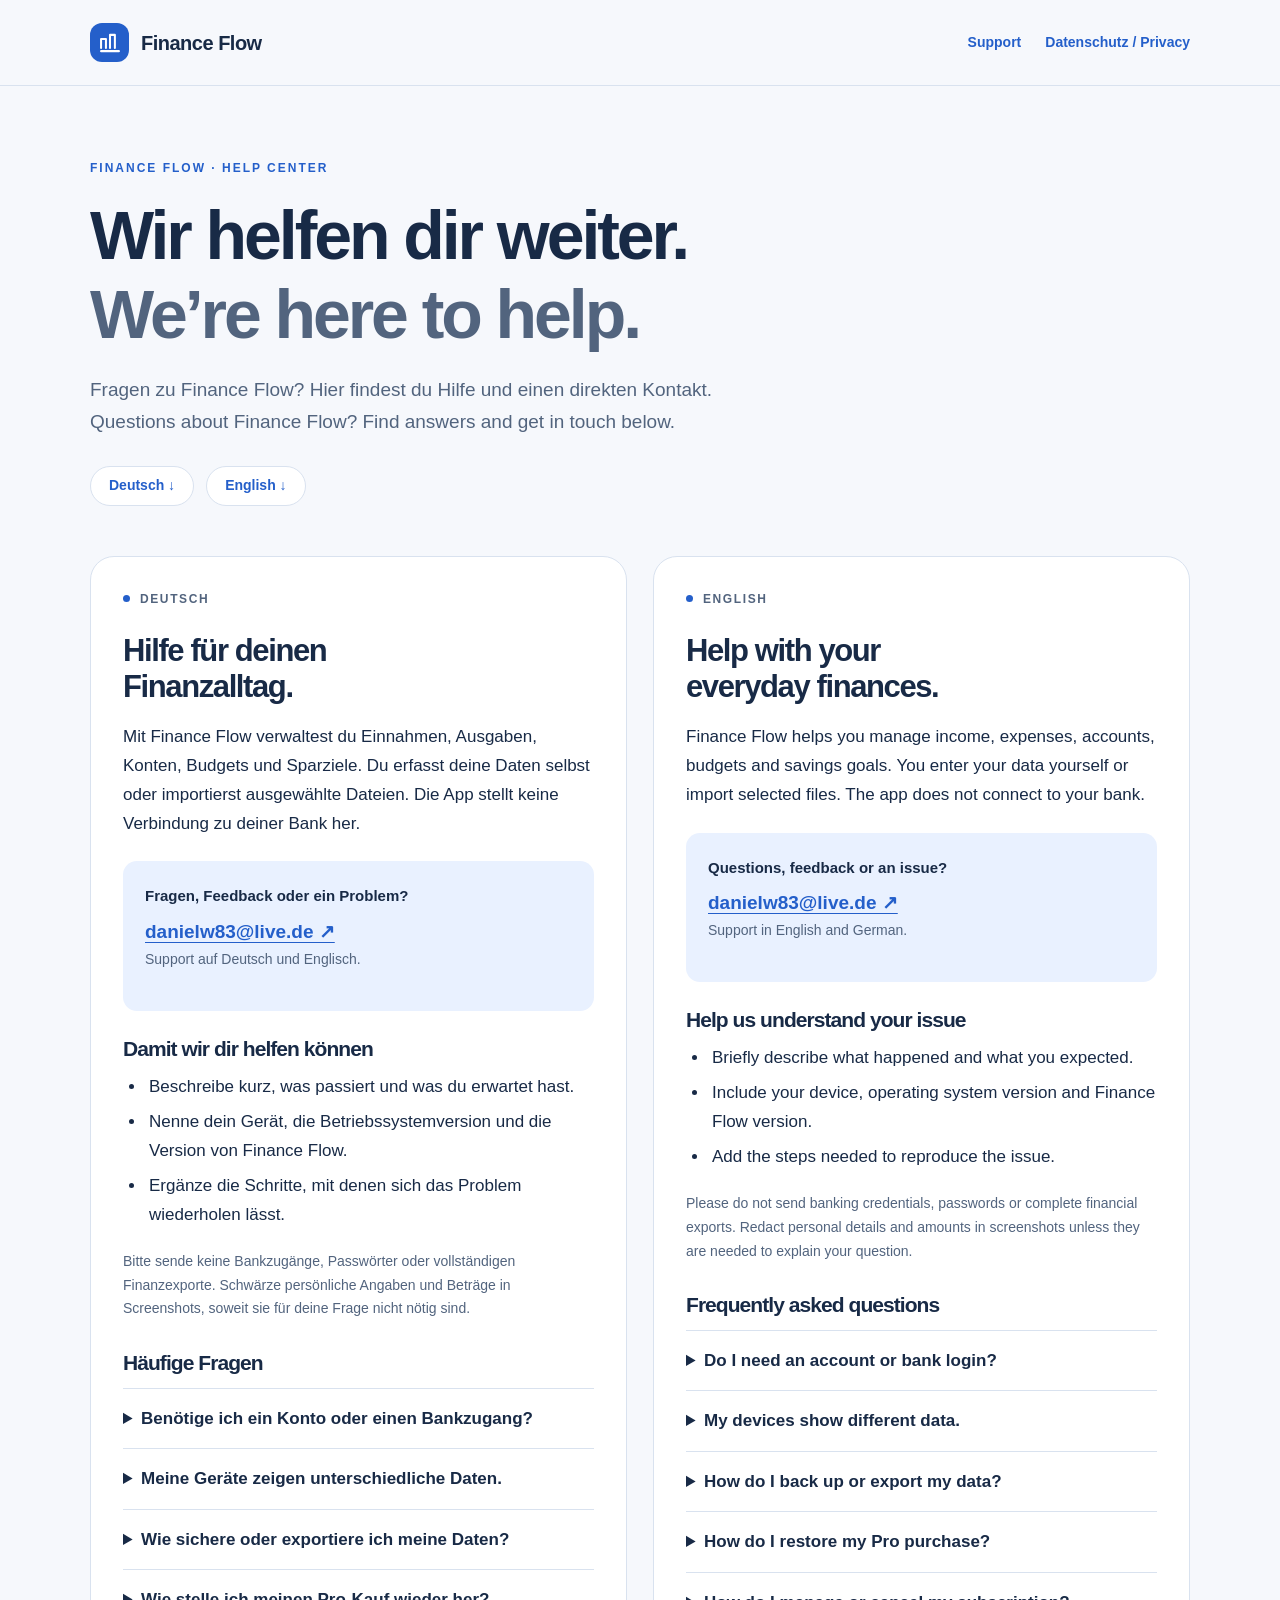
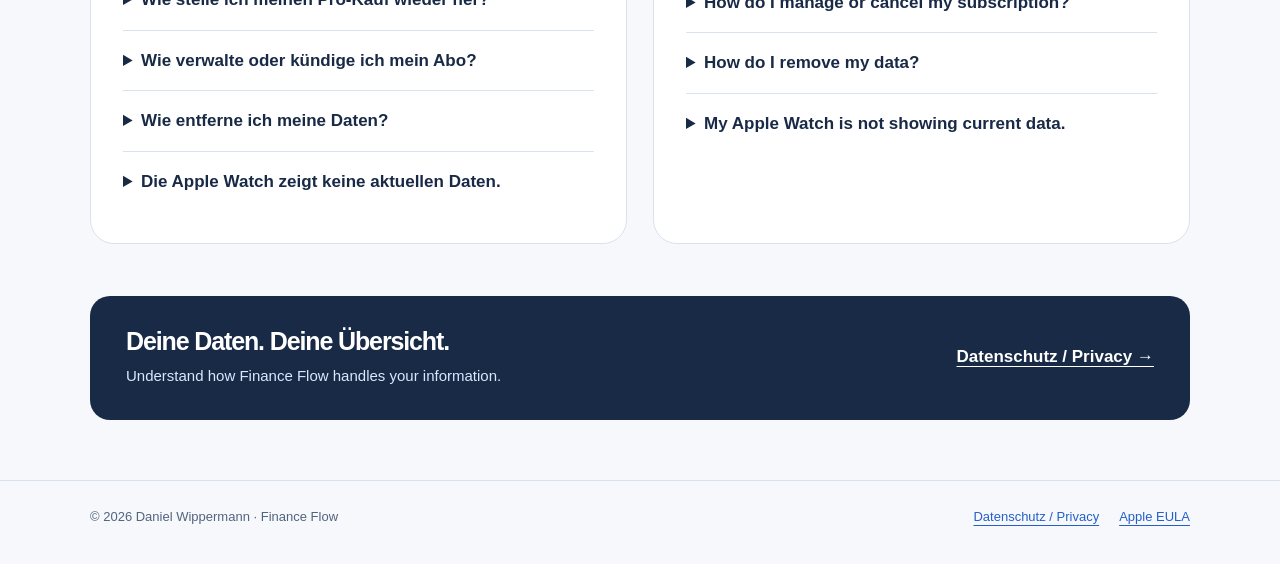
<file: index.html>
<!doctype html>
<html lang="de">
<head>
  <meta charset="utf-8">
  <meta name="viewport" content="width=device-width,initial-scale=1">
  <meta name="description" content="Finance Flow Support: Hilfe, Kontakt und Datenschutz auf Deutsch und Englisch. Help, contact and privacy information in German and English.">
  <meta name="theme-color" content="#245fca">
  <title>Finance Flow · Support & Hilfe</title>
  <link rel="stylesheet" href="styles.css">
</head>
<body id="top">
<a class="skip" href="#main">Zum Inhalt / Skip to content</a>
<header class="site-header"><div class="wrap header-inner">
  <a class="brand" href="index.html" aria-label="Finance Flow – Support"><span class="mark" aria-hidden="true"><svg viewBox="0 0 32 32" fill="none"><path d="M5 22V11h6v11m5 0V6h6v16m-17 4h22" stroke="currentColor" stroke-width="2.5" stroke-linecap="round" stroke-linejoin="round"/></svg></span>Finance Flow</a>
  <nav class="header-links" aria-label="Hauptnavigation / Main navigation"><a href="index.html" aria-current="page">Support</a><a href="privacy.html">Datenschutz / Privacy</a></nav>
</div></header>
<main id="main" class="wrap">
  <section class="hero" aria-labelledby="title"><p class="eyebrow">Finance Flow · Help Center</p>
    <h1 id="title">Wir helfen dir weiter.<br><span lang="en">We’re here to help.</span></h1>
    <p class="intro">Fragen zu Finance Flow? Hier findest du Hilfe und einen direkten Kontakt.<br><span lang="en">Questions about Finance Flow? Find answers and get in touch below.</span></p>
    <nav class="jump" aria-label="Sprache / Language"><a class="pill" href="#de" lang="de">Deutsch ↓</a><a class="pill" href="#en" lang="en">English ↓</a></nav>
  </section>
  <div class="language-grid">
    <section id="de" class="support-card" lang="de" aria-labelledby="de-title">
      <p class="language-label"><span class="dot" aria-hidden="true"></span>Deutsch</p>
      <h2 id="de-title">Hilfe für deinen<br>Finanzalltag.</h2>
      <p>Mit Finance Flow verwaltest du Einnahmen, Ausgaben, Konten, Budgets und Sparziele. Du erfasst deine Daten selbst oder importierst ausgewählte Dateien. Die App stellt keine Verbindung zu deiner Bank her.</p>
      <div class="contact"><strong>Fragen, Feedback oder ein Problem?</strong><a class="email" href="mailto:danielw83@live.de?subject=Finance%20Flow%20Support">danielw83@live.de ↗</a><p class="hint">Support auf Deutsch und Englisch.</p></div>
      <h3>Damit wir dir helfen können</h3>
      <ul><li>Beschreibe kurz, was passiert und was du erwartet hast.</li><li>Nenne dein Gerät, die Betriebssystemversion und die Version von Finance Flow.</li><li>Ergänze die Schritte, mit denen sich das Problem wiederholen lässt.</li></ul>
      <p class="hint">Bitte sende keine Bankzugänge, Passwörter oder vollständigen Finanzexporte. Schwärze persönliche Angaben und Beträge in Screenshots, soweit sie für deine Frage nicht nötig sind.</p>
      <div class="faq"><h3>Häufige Fragen</h3>
        <details><summary>Benötige ich ein Konto oder einen Bankzugang?</summary><p>Du brauchst kein separates Finance-Flow-Konto und hinterlegst keine Bankzugangsdaten. Für iCloud-Synchronisierung und App-Store-Käufe gelten die jeweiligen Voraussetzungen deines Apple Accounts.</p></details>
        <details><summary>Meine Geräte zeigen unterschiedliche Daten.</summary><p>Prüfe, ob du auf beiden Geräten denselben Apple Account für iCloud nutzt und iCloud für Finance Flow verfügbar ist. Prüfe außerdem Internetverbindung und freien Speicher. Öffne die App auf beiden Geräten und gib der Synchronisierung etwas Zeit. Sichere wichtige Daten vor einer Neuinstallation.</p></details>
        <details><summary>Wie sichere oder exportiere ich meine Daten?</summary><p>Öffne in Finance Flow die Einstellungen und „Import &amp; Export“. Dort kannst du Transaktionen als CSV oder ein Backup als JSON exportieren. Bewahre die Dateien geschützt auf: Sie können deine Finanzdaten im Klartext enthalten.</p></details>
        <details><summary>Wie stelle ich meinen Pro-Kauf wieder her?</summary><p>Öffne „Finance Flow Pro“ in den Einstellungen und nutze „Käufe wiederherstellen“. Verwende denselben Apple Account, mit dem du den Kauf getätigt hast.</p></details>
        <details><summary>Wie verwalte oder kündige ich mein Abo?</summary><p>Abonnements werden über Apple verwaltet. Nutze die <a href="https://apps.apple.com/account/subscriptions">Aboverwaltung deines Apple Accounts</a>. Das Löschen der App kündigt kein Abonnement. Ein Lifetime-Kauf ist kein Abonnement.</p></details>
        <details><summary>Wie entferne ich meine Daten?</summary><p>Hinweise zu Einzellöschung, iCloud, Backups und verbleibenden Kopien findest du unter <a href="privacy.html#de-retention">Speicherung und Löschung</a>. Schreibe uns, wenn du Unterstützung beim vollständigen Entfernen benötigst.</p></details>
        <details><summary>Die Apple Watch zeigt keine aktuellen Daten.</summary><p>Prüfe, ob die Watch mit deinem iPhone gekoppelt und Finance Flow auf beiden Geräten installiert ist. Öffne auf dem iPhone die Einstellungen von Finance Flow und wähle im Bereich Apple Watch „Neueste Daten an Watch senden“.</p></details>
      </div>
    </section>
    <section id="en" class="support-card" lang="en" aria-labelledby="en-title">
      <p class="language-label"><span class="dot" aria-hidden="true"></span>English</p>
      <h2 id="en-title">Help with your<br>everyday finances.</h2>
      <p>Finance Flow helps you manage income, expenses, accounts, budgets and savings goals. You enter your data yourself or import selected files. The app does not connect to your bank.</p>
      <div class="contact"><strong>Questions, feedback or an issue?</strong><a class="email" href="mailto:danielw83@live.de?subject=Finance%20Flow%20Support">danielw83@live.de ↗</a><p class="hint">Support in English and German.</p></div>
      <h3>Help us understand your issue</h3>
      <ul><li>Briefly describe what happened and what you expected.</li><li>Include your device, operating system version and Finance Flow version.</li><li>Add the steps needed to reproduce the issue.</li></ul>
      <p class="hint">Please do not send banking credentials, passwords or complete financial exports. Redact personal details and amounts in screenshots unless they are needed to explain your question.</p>
      <div class="faq"><h3>Frequently asked questions</h3>
        <details><summary>Do I need an account or bank login?</summary><p>You do not need a separate Finance Flow account and do not provide banking credentials. iCloud sync and App Store purchases are subject to the requirements of your Apple Account.</p></details>
        <details><summary>My devices show different data.</summary><p>Check that both devices use the same Apple Account for iCloud and that iCloud is available for Finance Flow. Also check your internet connection and available storage. Open the app on both devices and allow time for synchronization. Back up important data before reinstalling.</p></details>
        <details><summary>How do I back up or export my data?</summary><p>Open Settings in Finance Flow and select “Import &amp; Export”. You can export transactions as CSV or a backup as JSON. Store these files securely: they may contain your financial data in plain text.</p></details>
        <details><summary>How do I restore my Pro purchase?</summary><p>Open “Finance Flow Pro” in Settings and select “Restore Purchases”. Use the same Apple Account you used for the purchase.</p></details>
        <details><summary>How do I manage or cancel my subscription?</summary><p>Subscriptions are managed by Apple. Open your <a href="https://apps.apple.com/account/subscriptions">Apple Account subscription settings</a>. Deleting the app does not cancel a subscription. A lifetime purchase is not a subscription.</p></details>
        <details><summary>How do I remove my data?</summary><p>For details about deleting individual entries, iCloud, backups and remaining copies, see <a href="privacy.html#en-retention">Storage and deletion</a>. Contact us if you need help removing your data completely.</p></details>
        <details><summary>My Apple Watch is not showing current data.</summary><p>Check that your Watch is paired with your iPhone and that Finance Flow is installed on both devices. On your iPhone, open Finance Flow Settings and select “Send Latest Data to Watch” in the Apple Watch section.</p></details>
      </div>
    </section>
  </div>
  <aside class="privacy-banner"><div><h2>Deine Daten. Deine Übersicht.</h2><p lang="en">Understand how Finance Flow handles your information.</p></div><a href="privacy.html">Datenschutz / Privacy →</a></aside>
</main>
<footer class="footer"><div class="wrap footer-inner"><span>© 2026 Daniel Wippermann · Finance Flow</span><nav aria-label="Weitere Links / More links"><a href="privacy.html">Datenschutz / Privacy</a><a href="https://www.apple.com/legal/internet-services/itunes/dev/stdeula/">Apple EULA</a></nav></div></footer>
</body></html>
</file>
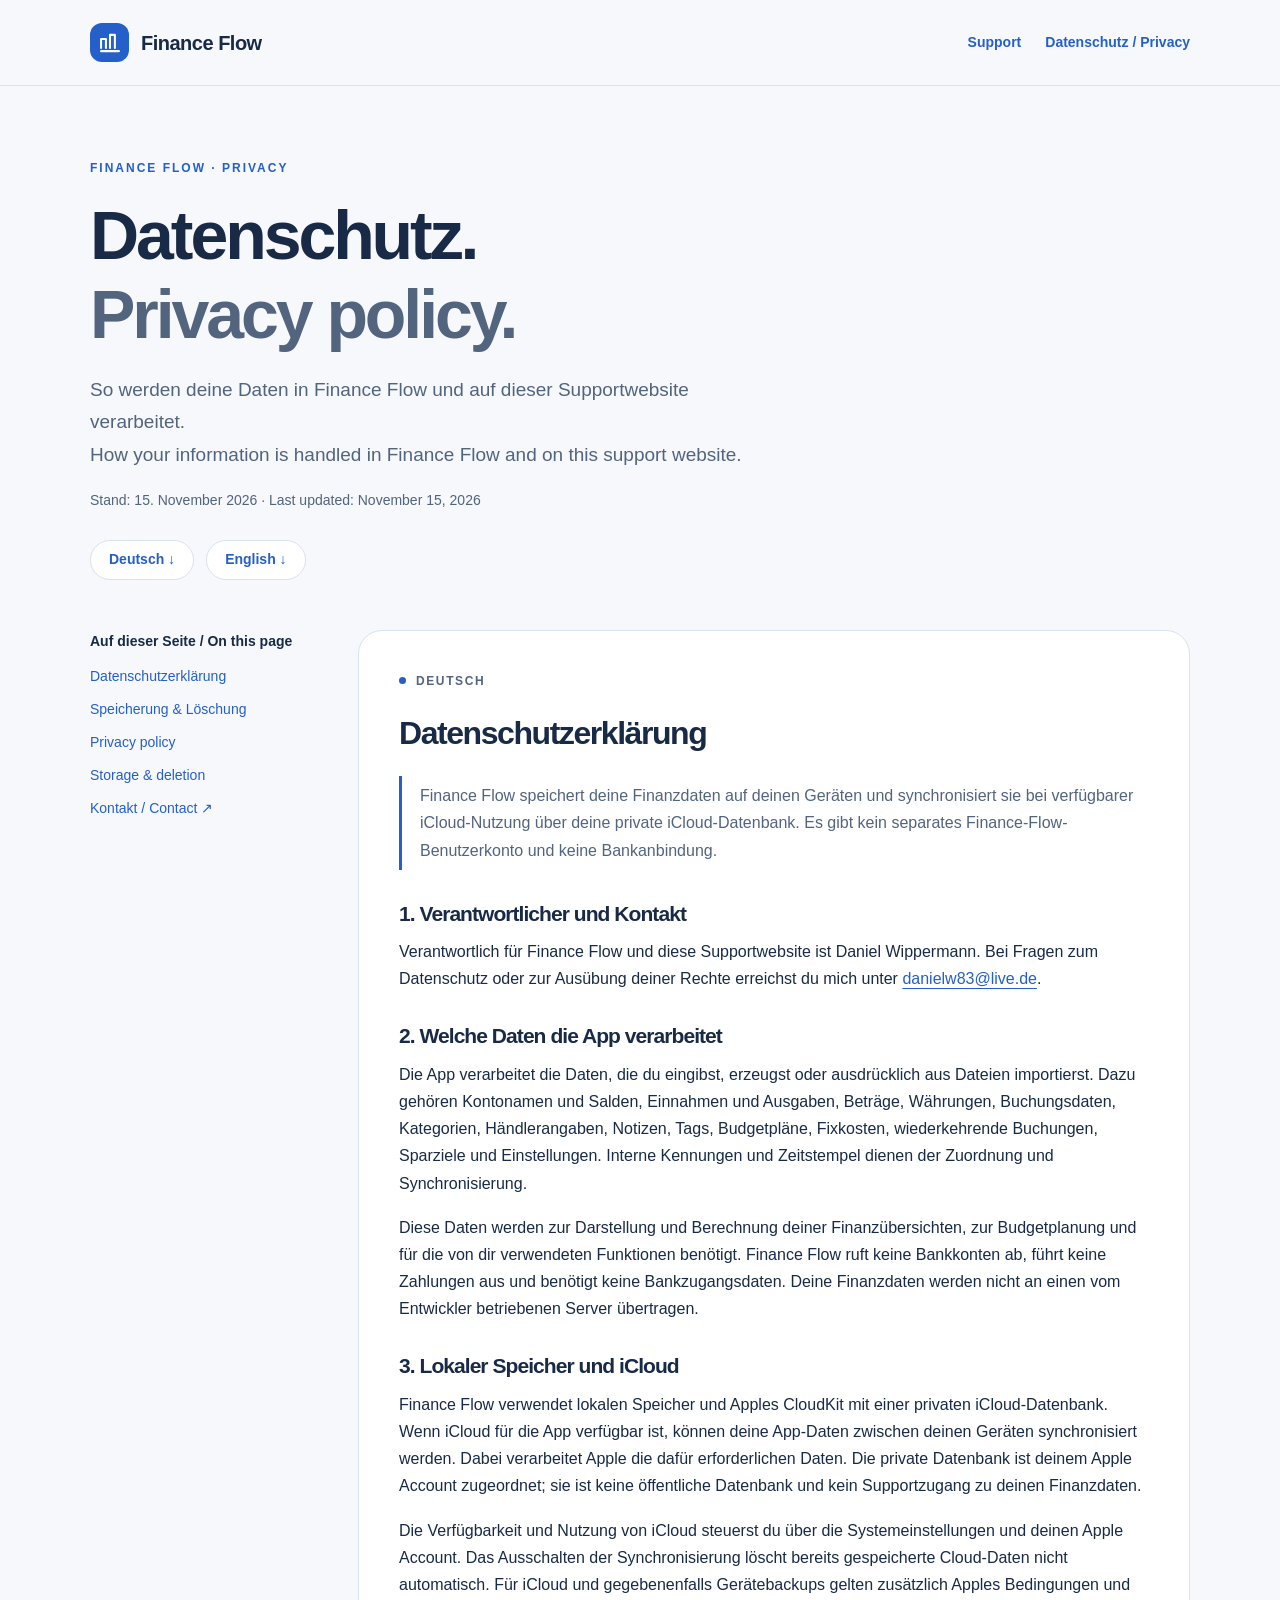
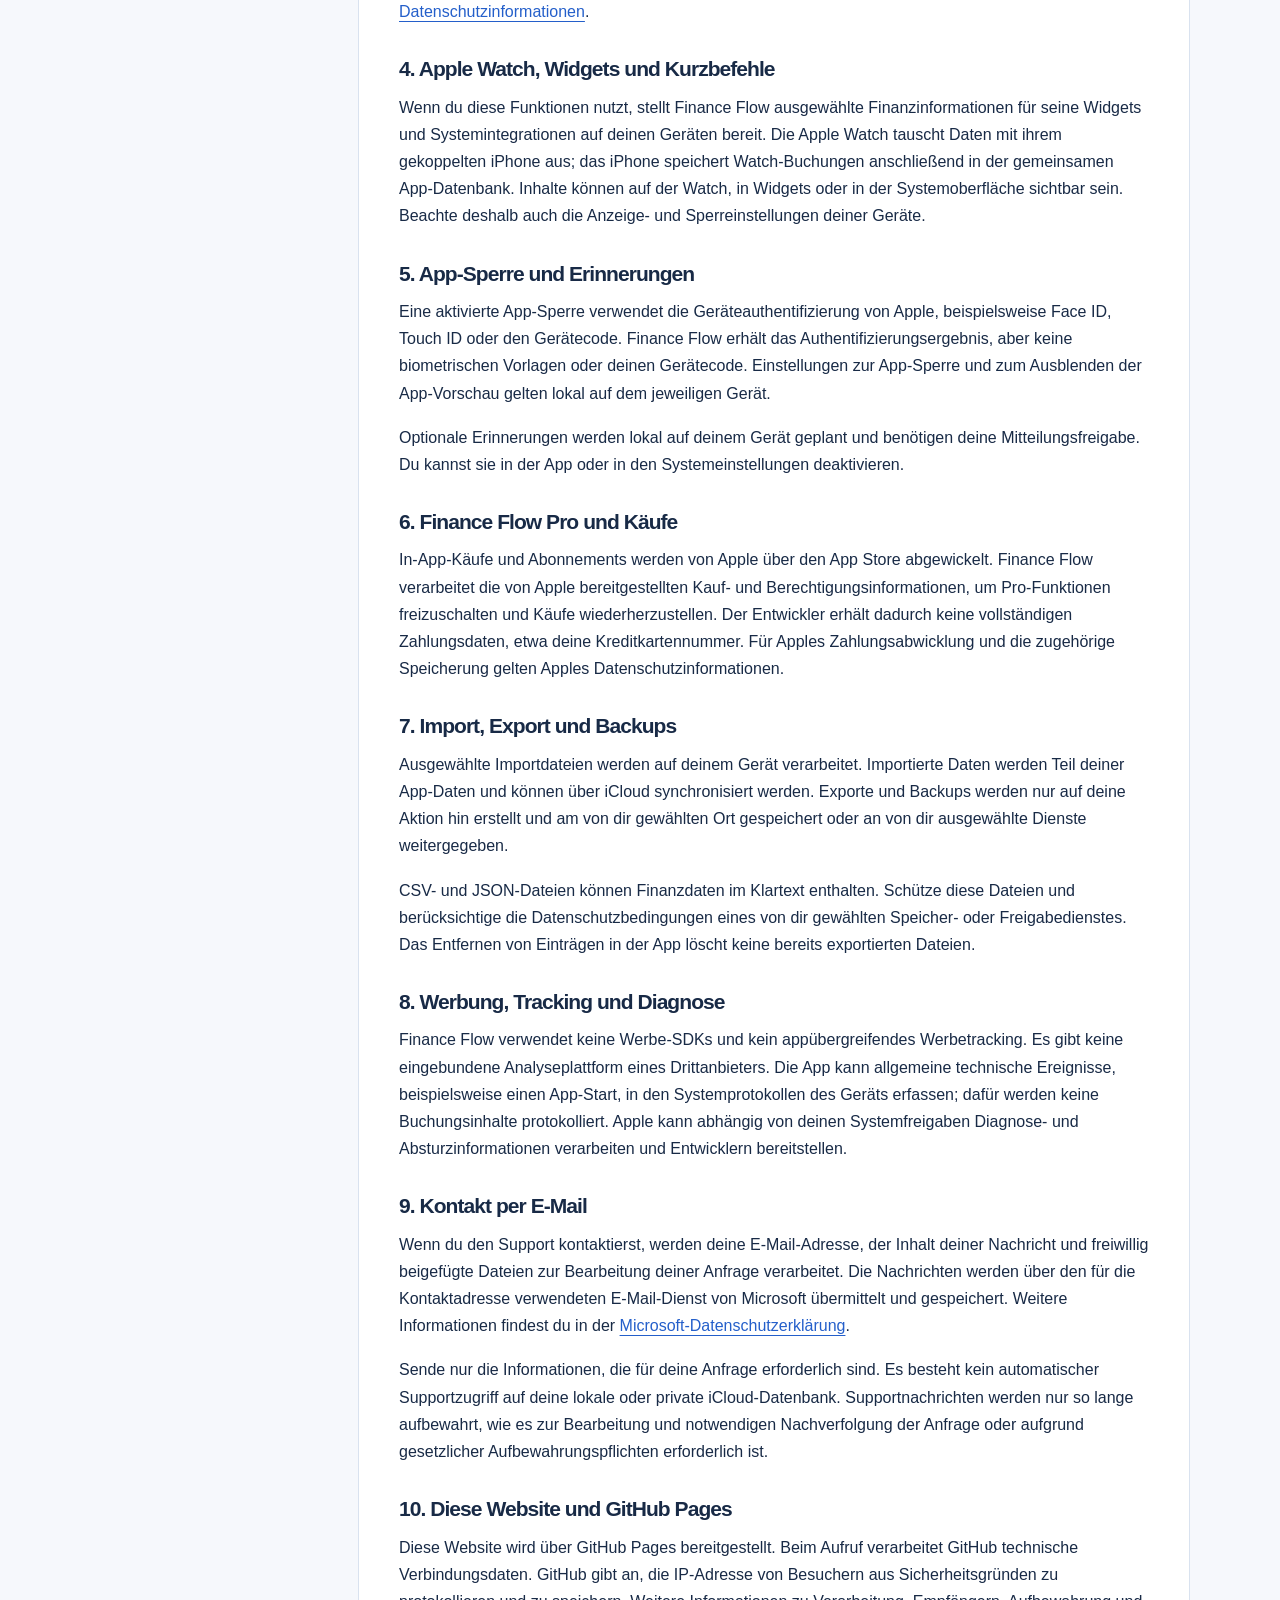
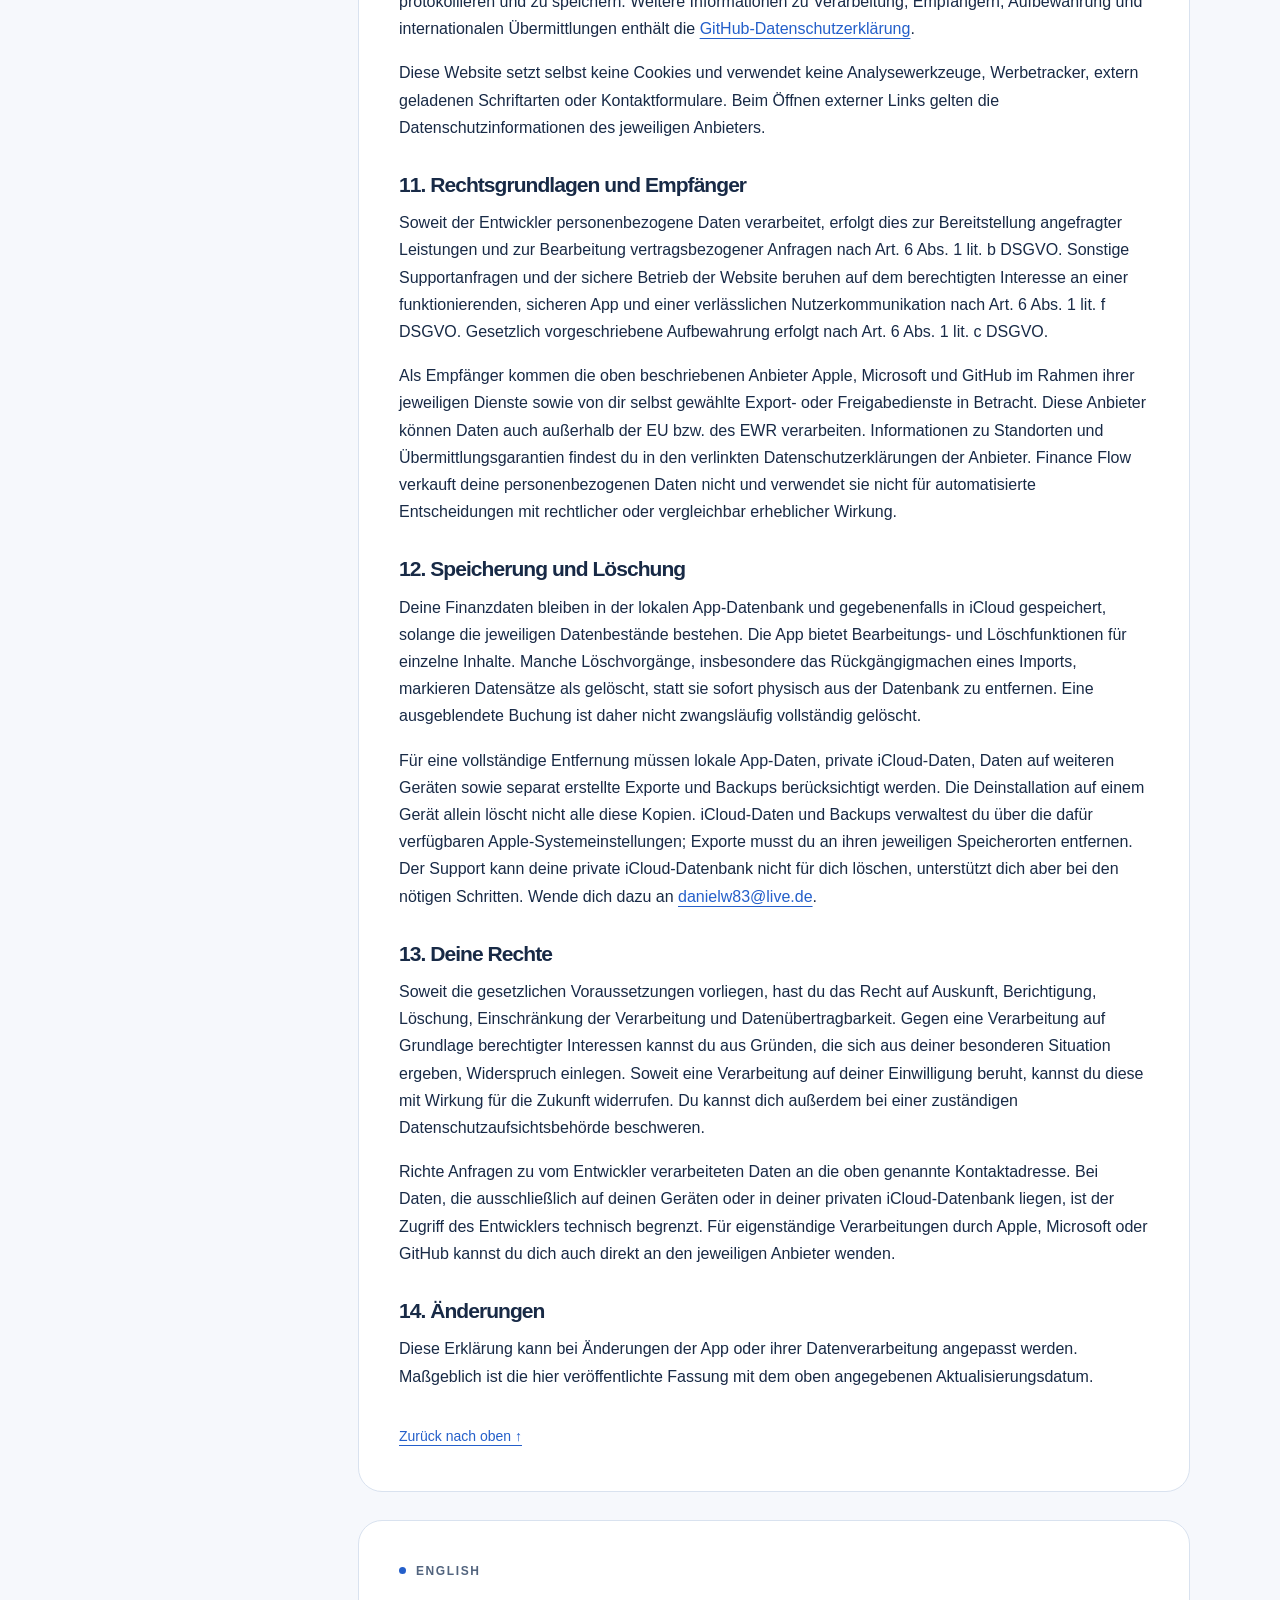
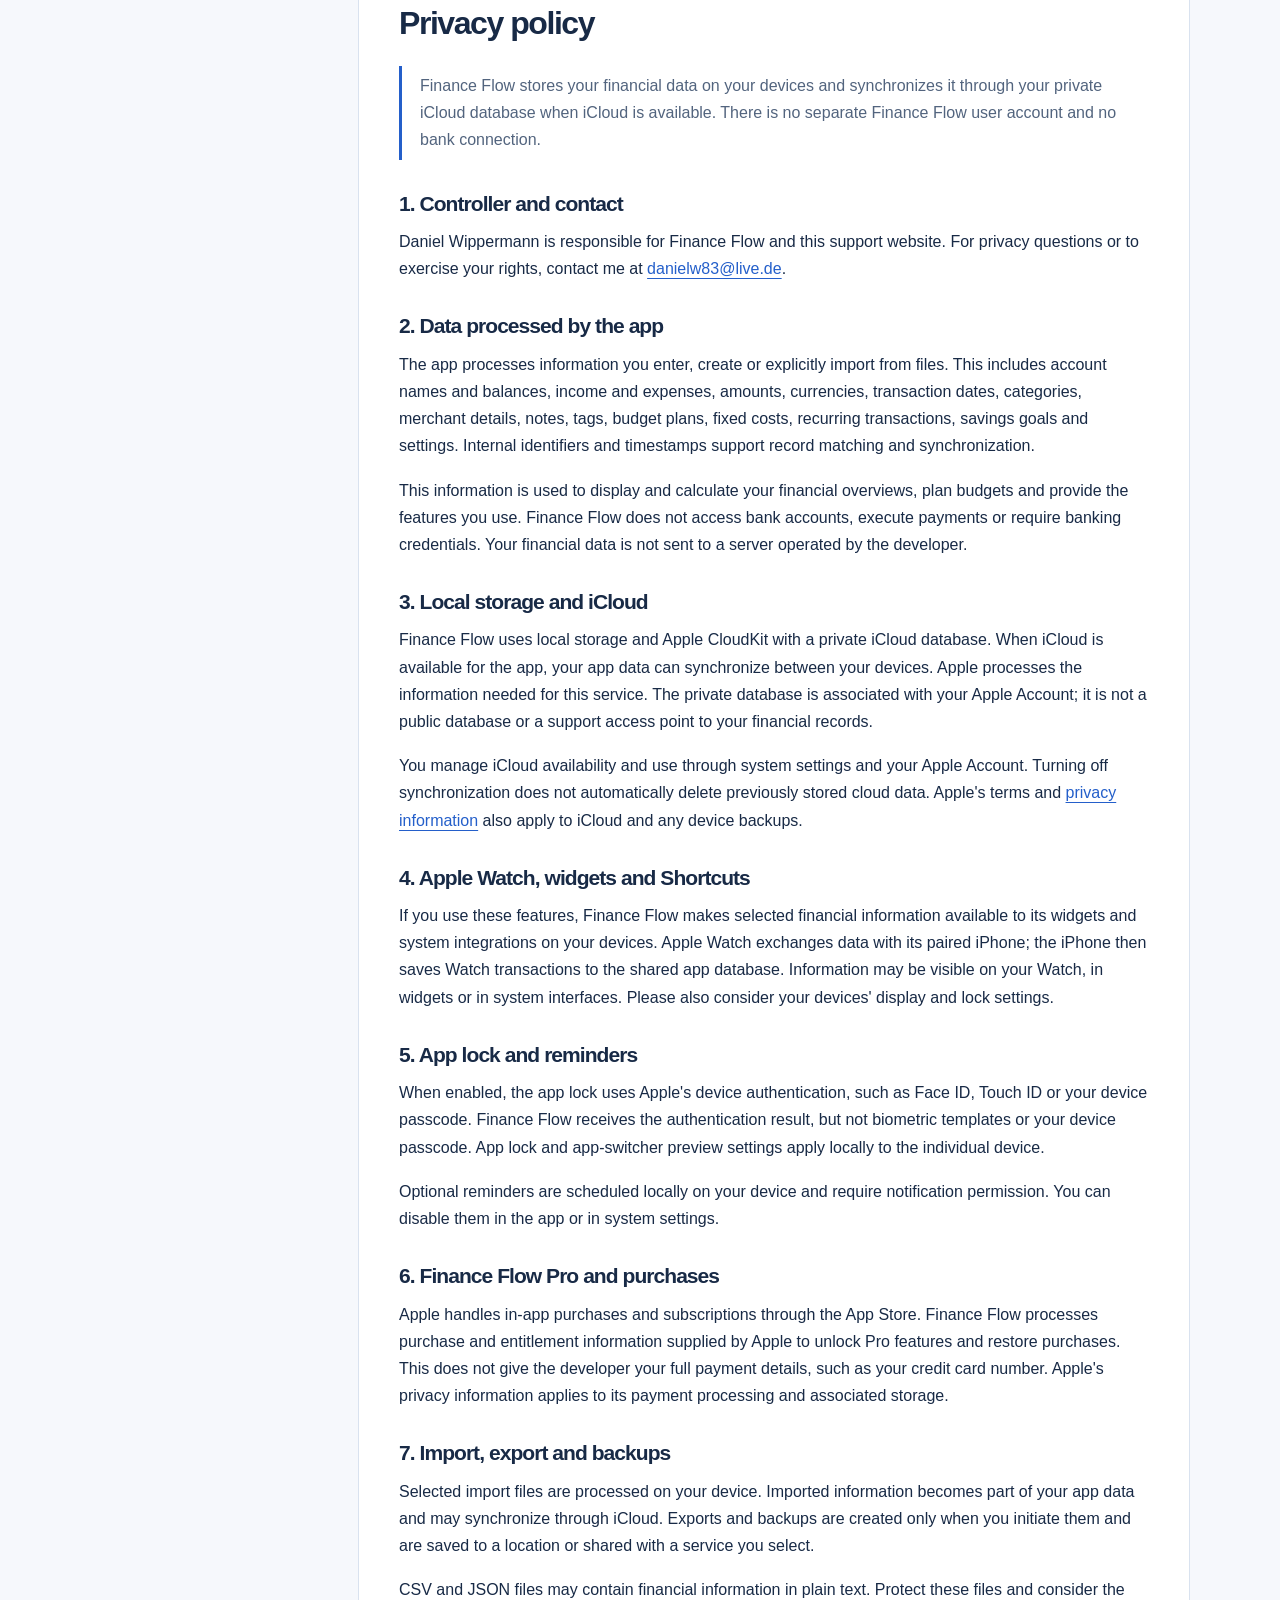
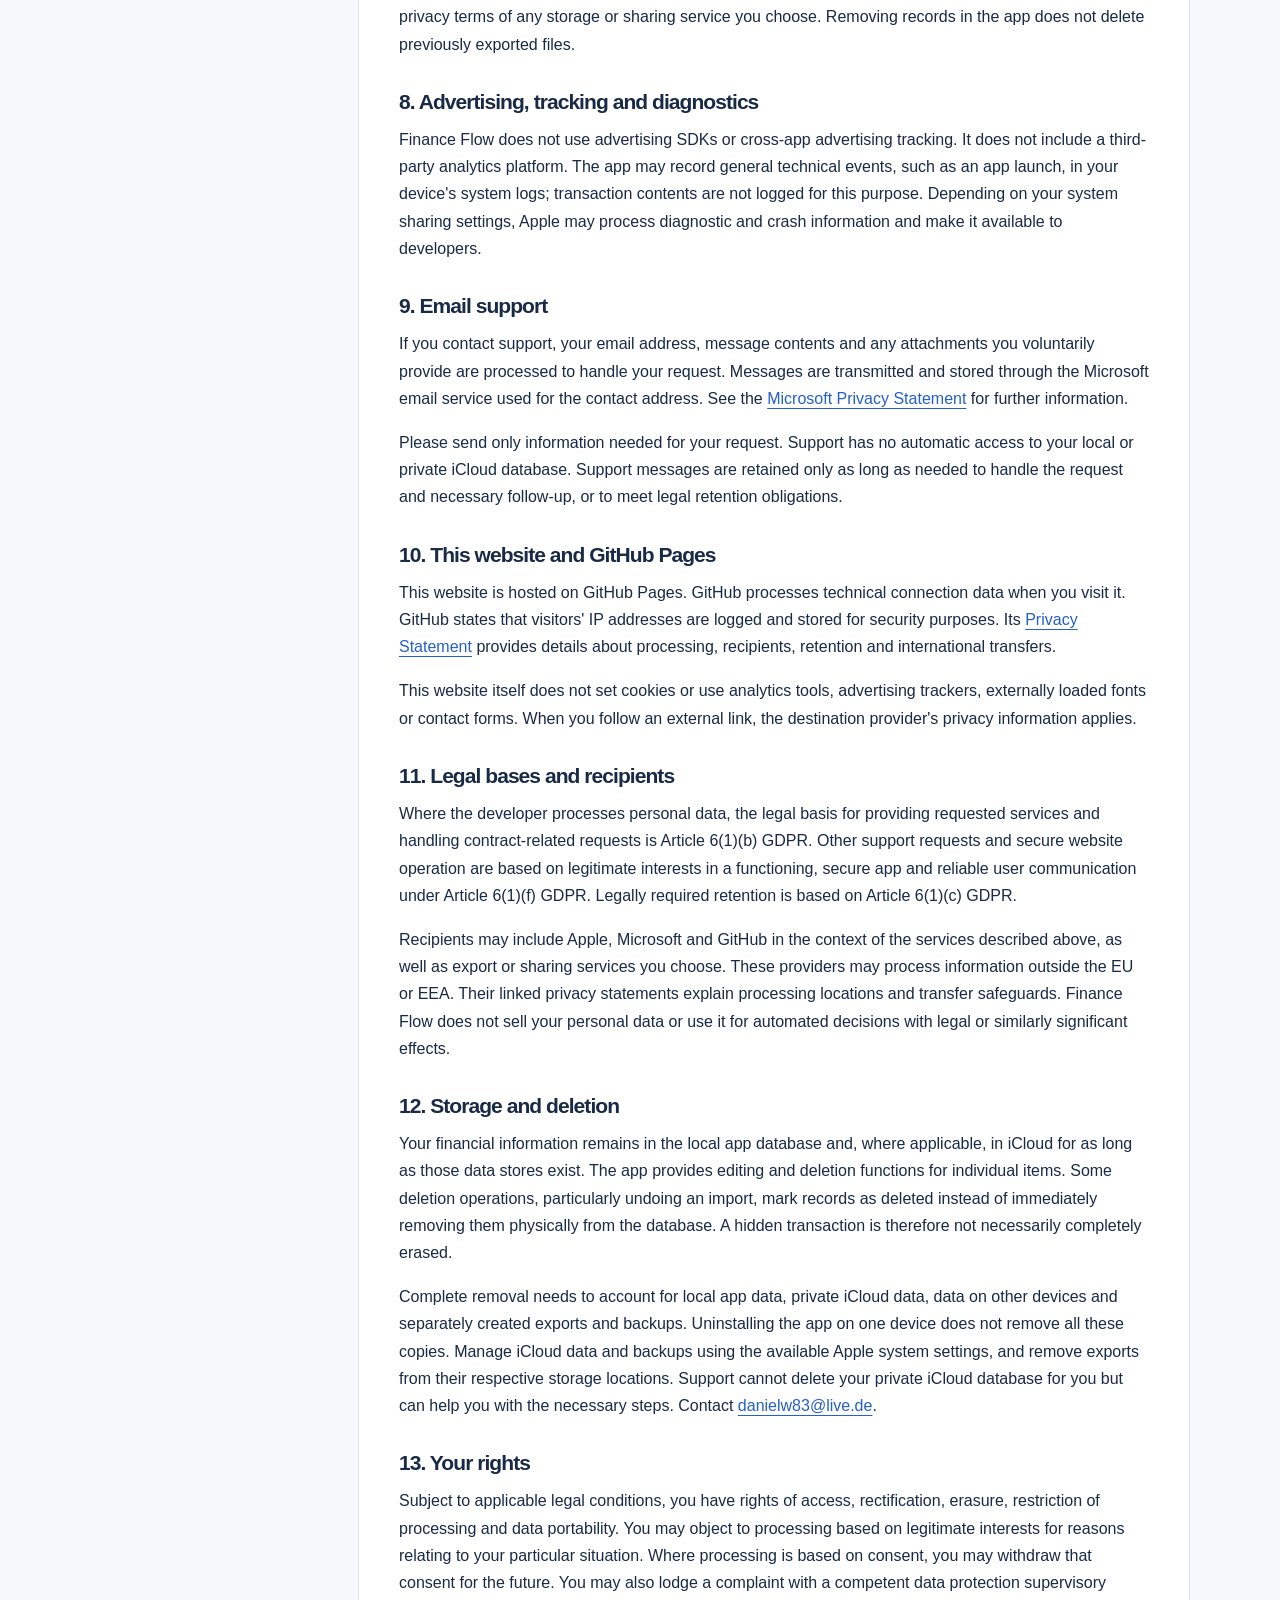
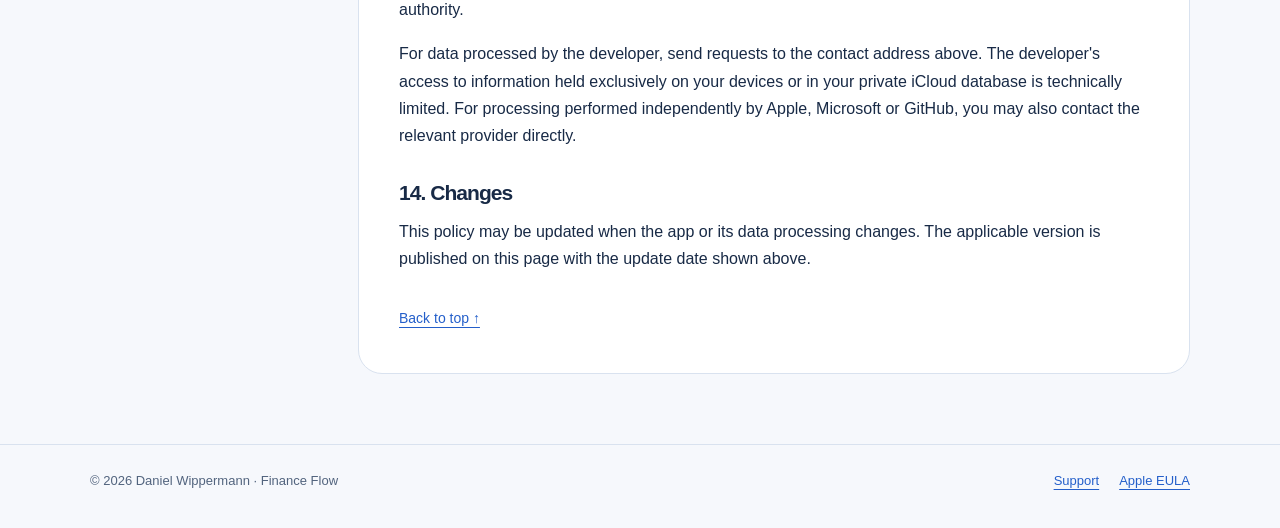
<file: privacy.html>
<!doctype html>
<html lang="de">
<head>
  <meta charset="utf-8">
  <meta name="viewport" content="width=device-width,initial-scale=1">
  <meta name="description" content="Datenschutzerklärung für Finance Flow und diese Supportwebsite. Finance Flow privacy policy in German and English.">
  <meta name="theme-color" content="#245fca">
  <title>Finance Flow · Datenschutz / Privacy Policy</title>
  <link rel="stylesheet" href="styles.css">
</head>
<body id="top">
<a class="skip" href="#main">Zum Inhalt / Skip to content</a>
<header class="site-header"><div class="wrap header-inner">
  <a class="brand" href="index.html" aria-label="Finance Flow – Support"><span class="mark" aria-hidden="true"><svg viewBox="0 0 32 32" fill="none"><path d="M5 22V11h6v11m5 0V6h6v16m-17 4h22" stroke="currentColor" stroke-width="2.5" stroke-linecap="round" stroke-linejoin="round"/></svg></span>Finance Flow</a>
  <nav class="header-links" aria-label="Hauptnavigation / Main navigation"><a href="index.html">Support</a><a href="privacy.html" aria-current="page">Datenschutz / Privacy</a></nav>
</div></header>
<main id="main" class="wrap">
  <section class="hero" aria-labelledby="title"><p class="eyebrow">Finance Flow · Privacy</p><h1 id="title">Datenschutz.<br><span lang="en">Privacy policy.</span></h1><p class="intro">So werden deine Daten in Finance Flow und auf dieser Supportwebsite verarbeitet.<br><span lang="en">How your information is handled in Finance Flow and on this support website.</span></p><p class="updated">Stand: 15. November 2026 · <span lang="en">Last updated: November 15, 2026</span></p><nav class="jump" aria-label="Sprache / Language"><a class="pill" href="#de" lang="de">Deutsch ↓</a><a class="pill" href="#en" lang="en">English ↓</a></nav></section>
  <div class="policy-layout">
    <nav class="policy-index" aria-label="Inhaltsübersicht / Contents"><p>Auf dieser Seite / On this page</p><a href="#de">Datenschutzerklärung</a><a href="#de-retention">Speicherung &amp; Löschung</a><a href="#en" lang="en">Privacy policy</a><a href="#en-retention" lang="en">Storage &amp; deletion</a><a href="mailto:danielw83@live.de?subject=Finance%20Flow%20Privacy">Kontakt / Contact ↗</a></nav>
    <div>
      <article id="de" class="policy" lang="de" aria-labelledby="de-title">
        <p class="language-label"><span class="dot" aria-hidden="true"></span>Deutsch</p><h2 id="de-title">Datenschutzerklärung</h2>
        <p class="summary">Finance Flow speichert deine Finanzdaten auf deinen Geräten und synchronisiert sie bei verfügbarer iCloud-Nutzung über deine private iCloud-Datenbank. Es gibt kein separates Finance-Flow-Benutzerkonto und keine Bankanbindung.</p>
        <h3>1. Verantwortlicher und Kontakt</h3>
        <p>Verantwortlich für Finance Flow und diese Supportwebsite ist Daniel Wippermann. Bei Fragen zum Datenschutz oder zur Ausübung deiner Rechte erreichst du mich unter <a href="mailto:danielw83@live.de?subject=Finance%20Flow%20Datenschutz">danielw83@live.de</a>.</p>
        <h3>2. Welche Daten die App verarbeitet</h3>
        <p>Die App verarbeitet die Daten, die du eingibst, erzeugst oder ausdrücklich aus Dateien importierst. Dazu gehören Kontonamen und Salden, Einnahmen und Ausgaben, Beträge, Währungen, Buchungsdaten, Kategorien, Händlerangaben, Notizen, Tags, Budgetpläne, Fixkosten, wiederkehrende Buchungen, Sparziele und Einstellungen. Interne Kennungen und Zeitstempel dienen der Zuordnung und Synchronisierung.</p>
        <p>Diese Daten werden zur Darstellung und Berechnung deiner Finanzübersichten, zur Budgetplanung und für die von dir verwendeten Funktionen benötigt. Finance Flow ruft keine Bankkonten ab, führt keine Zahlungen aus und benötigt keine Bankzugangsdaten. Deine Finanzdaten werden nicht an einen vom Entwickler betriebenen Server übertragen.</p>
        <h3>3. Lokaler Speicher und iCloud</h3>
        <p>Finance Flow verwendet lokalen Speicher und Apples CloudKit mit einer privaten iCloud-Datenbank. Wenn iCloud für die App verfügbar ist, können deine App-Daten zwischen deinen Geräten synchronisiert werden. Dabei verarbeitet Apple die dafür erforderlichen Daten. Die private Datenbank ist deinem Apple Account zugeordnet; sie ist keine öffentliche Datenbank und kein Supportzugang zu deinen Finanzdaten.</p>
        <p>Die Verfügbarkeit und Nutzung von iCloud steuerst du über die Systemeinstellungen und deinen Apple Account. Das Ausschalten der Synchronisierung löscht bereits gespeicherte Cloud-Daten nicht automatisch. Für iCloud und gegebenenfalls Gerätebackups gelten zusätzlich Apples Bedingungen und <a href="https://www.apple.com/legal/privacy/">Datenschutzinformationen</a>.</p>
        <h3>4. Apple Watch, Widgets und Kurzbefehle</h3>
        <p>Wenn du diese Funktionen nutzt, stellt Finance Flow ausgewählte Finanzinformationen für seine Widgets und Systemintegrationen auf deinen Geräten bereit. Die Apple Watch tauscht Daten mit ihrem gekoppelten iPhone aus; das iPhone speichert Watch-Buchungen anschließend in der gemeinsamen App-Datenbank. Inhalte können auf der Watch, in Widgets oder in der Systemoberfläche sichtbar sein. Beachte deshalb auch die Anzeige- und Sperreinstellungen deiner Geräte.</p>
        <h3>5. App-Sperre und Erinnerungen</h3>
        <p>Eine aktivierte App-Sperre verwendet die Geräteauthentifizierung von Apple, beispielsweise Face ID, Touch ID oder den Gerätecode. Finance Flow erhält das Authentifizierungsergebnis, aber keine biometrischen Vorlagen oder deinen Gerätecode. Einstellungen zur App-Sperre und zum Ausblenden der App-Vorschau gelten lokal auf dem jeweiligen Gerät.</p>
        <p>Optionale Erinnerungen werden lokal auf deinem Gerät geplant und benötigen deine Mitteilungsfreigabe. Du kannst sie in der App oder in den Systemeinstellungen deaktivieren.</p>
        <h3>6. Finance Flow Pro und Käufe</h3>
        <p>In-App-Käufe und Abonnements werden von Apple über den App Store abgewickelt. Finance Flow verarbeitet die von Apple bereitgestellten Kauf- und Berechtigungsinformationen, um Pro-Funktionen freizuschalten und Käufe wiederherzustellen. Der Entwickler erhält dadurch keine vollständigen Zahlungsdaten, etwa deine Kreditkartennummer. Für Apples Zahlungsabwicklung und die zugehörige Speicherung gelten Apples Datenschutzinformationen.</p>
        <h3>7. Import, Export und Backups</h3>
        <p>Ausgewählte Importdateien werden auf deinem Gerät verarbeitet. Importierte Daten werden Teil deiner App-Daten und können über iCloud synchronisiert werden. Exporte und Backups werden nur auf deine Aktion hin erstellt und am von dir gewählten Ort gespeichert oder an von dir ausgewählte Dienste weitergegeben.</p>
        <p>CSV- und JSON-Dateien können Finanzdaten im Klartext enthalten. Schütze diese Dateien und berücksichtige die Datenschutzbedingungen eines von dir gewählten Speicher- oder Freigabedienstes. Das Entfernen von Einträgen in der App löscht keine bereits exportierten Dateien.</p>
        <h3>8. Werbung, Tracking und Diagnose</h3>
        <p>Finance Flow verwendet keine Werbe-SDKs und kein appübergreifendes Werbetracking. Es gibt keine eingebundene Analyseplattform eines Drittanbieters. Die App kann allgemeine technische Ereignisse, beispielsweise einen App-Start, in den Systemprotokollen des Geräts erfassen; dafür werden keine Buchungsinhalte protokolliert. Apple kann abhängig von deinen Systemfreigaben Diagnose- und Absturzinformationen verarbeiten und Entwicklern bereitstellen.</p>
        <h3>9. Kontakt per E-Mail</h3>
        <p>Wenn du den Support kontaktierst, werden deine E-Mail-Adresse, der Inhalt deiner Nachricht und freiwillig beigefügte Dateien zur Bearbeitung deiner Anfrage verarbeitet. Die Nachrichten werden über den für die Kontaktadresse verwendeten E-Mail-Dienst von Microsoft übermittelt und gespeichert. Weitere Informationen findest du in der <a href="https://privacy.microsoft.com/privacystatement">Microsoft-Datenschutzerklärung</a>.</p>
        <p>Sende nur die Informationen, die für deine Anfrage erforderlich sind. Es besteht kein automatischer Supportzugriff auf deine lokale oder private iCloud-Datenbank. Supportnachrichten werden nur so lange aufbewahrt, wie es zur Bearbeitung und notwendigen Nachverfolgung der Anfrage oder aufgrund gesetzlicher Aufbewahrungspflichten erforderlich ist.</p>
        <h3>10. Diese Website und GitHub Pages</h3>
        <p>Diese Website wird über GitHub Pages bereitgestellt. Beim Aufruf verarbeitet GitHub technische Verbindungsdaten. GitHub gibt an, die IP-Adresse von Besuchern aus Sicherheitsgründen zu protokollieren und zu speichern. Weitere Informationen zu Verarbeitung, Empfängern, Aufbewahrung und internationalen Übermittlungen enthält die <a href="https://docs.github.com/en/site-policy/privacy-policies/github-general-privacy-statement">GitHub-Datenschutzerklärung</a>.</p>
        <p>Diese Website setzt selbst keine Cookies und verwendet keine Analysewerkzeuge, Werbetracker, extern geladenen Schriftarten oder Kontaktformulare. Beim Öffnen externer Links gelten die Datenschutzinformationen des jeweiligen Anbieters.</p>
        <h3>11. Rechtsgrundlagen und Empfänger</h3>
        <p>Soweit der Entwickler personenbezogene Daten verarbeitet, erfolgt dies zur Bereitstellung angefragter Leistungen und zur Bearbeitung vertragsbezogener Anfragen nach Art. 6 Abs. 1 lit. b DSGVO. Sonstige Supportanfragen und der sichere Betrieb der Website beruhen auf dem berechtigten Interesse an einer funktionierenden, sicheren App und einer verlässlichen Nutzerkommunikation nach Art. 6 Abs. 1 lit. f DSGVO. Gesetzlich vorgeschriebene Aufbewahrung erfolgt nach Art. 6 Abs. 1 lit. c DSGVO.</p>
        <p>Als Empfänger kommen die oben beschriebenen Anbieter Apple, Microsoft und GitHub im Rahmen ihrer jeweiligen Dienste sowie von dir selbst gewählte Export- oder Freigabedienste in Betracht. Diese Anbieter können Daten auch außerhalb der EU bzw. des EWR verarbeiten. Informationen zu Standorten und Übermittlungsgarantien findest du in den verlinkten Datenschutzerklärungen der Anbieter. Finance Flow verkauft deine personenbezogenen Daten nicht und verwendet sie nicht für automatisierte Entscheidungen mit rechtlicher oder vergleichbar erheblicher Wirkung.</p>
        <h3 id="de-retention">12. Speicherung und Löschung</h3>
        <p>Deine Finanzdaten bleiben in der lokalen App-Datenbank und gegebenenfalls in iCloud gespeichert, solange die jeweiligen Datenbestände bestehen. Die App bietet Bearbeitungs- und Löschfunktionen für einzelne Inhalte. Manche Löschvorgänge, insbesondere das Rückgängigmachen eines Imports, markieren Datensätze als gelöscht, statt sie sofort physisch aus der Datenbank zu entfernen. Eine ausgeblendete Buchung ist daher nicht zwangsläufig vollständig gelöscht.</p>
        <p>Für eine vollständige Entfernung müssen lokale App-Daten, private iCloud-Daten, Daten auf weiteren Geräten sowie separat erstellte Exporte und Backups berücksichtigt werden. Die Deinstallation auf einem Gerät allein löscht nicht alle diese Kopien. iCloud-Daten und Backups verwaltest du über die dafür verfügbaren Apple-Systemeinstellungen; Exporte musst du an ihren jeweiligen Speicherorten entfernen. Der Support kann deine private iCloud-Datenbank nicht für dich löschen, unterstützt dich aber bei den nötigen Schritten. Wende dich dazu an <a href="mailto:danielw83@live.de?subject=Finance%20Flow%20Datenloeschung">danielw83@live.de</a>.</p>
        <h3>13. Deine Rechte</h3>
        <p>Soweit die gesetzlichen Voraussetzungen vorliegen, hast du das Recht auf Auskunft, Berichtigung, Löschung, Einschränkung der Verarbeitung und Datenübertragbarkeit. Gegen eine Verarbeitung auf Grundlage berechtigter Interessen kannst du aus Gründen, die sich aus deiner besonderen Situation ergeben, Widerspruch einlegen. Soweit eine Verarbeitung auf deiner Einwilligung beruht, kannst du diese mit Wirkung für die Zukunft widerrufen. Du kannst dich außerdem bei einer zuständigen Datenschutzaufsichtsbehörde beschweren.</p>
        <p>Richte Anfragen zu vom Entwickler verarbeiteten Daten an die oben genannte Kontaktadresse. Bei Daten, die ausschließlich auf deinen Geräten oder in deiner privaten iCloud-Datenbank liegen, ist der Zugriff des Entwicklers technisch begrenzt. Für eigenständige Verarbeitungen durch Apple, Microsoft oder GitHub kannst du dich auch direkt an den jeweiligen Anbieter wenden.</p>
        <h3>14. Änderungen</h3><p>Diese Erklärung kann bei Änderungen der App oder ihrer Datenverarbeitung angepasst werden. Maßgeblich ist die hier veröffentlichte Fassung mit dem oben angegebenen Aktualisierungsdatum.</p>
        <a class="back-top" href="#top">Zurück nach oben ↑</a>
      </article>
      <article id="en" class="policy" lang="en" aria-labelledby="en-title">
        <p class="language-label"><span class="dot" aria-hidden="true"></span>English</p><h2 id="en-title">Privacy policy</h2>
        <p class="summary">Finance Flow stores your financial data on your devices and synchronizes it through your private iCloud database when iCloud is available. There is no separate Finance Flow user account and no bank connection.</p>
        <h3>1. Controller and contact</h3>
        <p>Daniel Wippermann is responsible for Finance Flow and this support website. For privacy questions or to exercise your rights, contact me at <a href="mailto:danielw83@live.de?subject=Finance%20Flow%20Privacy">danielw83@live.de</a>.</p>
        <h3>2. Data processed by the app</h3>
        <p>The app processes information you enter, create or explicitly import from files. This includes account names and balances, income and expenses, amounts, currencies, transaction dates, categories, merchant details, notes, tags, budget plans, fixed costs, recurring transactions, savings goals and settings. Internal identifiers and timestamps support record matching and synchronization.</p>
        <p>This information is used to display and calculate your financial overviews, plan budgets and provide the features you use. Finance Flow does not access bank accounts, execute payments or require banking credentials. Your financial data is not sent to a server operated by the developer.</p>
        <h3>3. Local storage and iCloud</h3>
        <p>Finance Flow uses local storage and Apple CloudKit with a private iCloud database. When iCloud is available for the app, your app data can synchronize between your devices. Apple processes the information needed for this service. The private database is associated with your Apple Account; it is not a public database or a support access point to your financial records.</p>
        <p>You manage iCloud availability and use through system settings and your Apple Account. Turning off synchronization does not automatically delete previously stored cloud data. Apple's terms and <a href="https://www.apple.com/legal/privacy/">privacy information</a> also apply to iCloud and any device backups.</p>
        <h3>4. Apple Watch, widgets and Shortcuts</h3>
        <p>If you use these features, Finance Flow makes selected financial information available to its widgets and system integrations on your devices. Apple Watch exchanges data with its paired iPhone; the iPhone then saves Watch transactions to the shared app database. Information may be visible on your Watch, in widgets or in system interfaces. Please also consider your devices' display and lock settings.</p>
        <h3>5. App lock and reminders</h3>
        <p>When enabled, the app lock uses Apple's device authentication, such as Face ID, Touch ID or your device passcode. Finance Flow receives the authentication result, but not biometric templates or your device passcode. App lock and app-switcher preview settings apply locally to the individual device.</p>
        <p>Optional reminders are scheduled locally on your device and require notification permission. You can disable them in the app or in system settings.</p>
        <h3>6. Finance Flow Pro and purchases</h3>
        <p>Apple handles in-app purchases and subscriptions through the App Store. Finance Flow processes purchase and entitlement information supplied by Apple to unlock Pro features and restore purchases. This does not give the developer your full payment details, such as your credit card number. Apple's privacy information applies to its payment processing and associated storage.</p>
        <h3>7. Import, export and backups</h3>
        <p>Selected import files are processed on your device. Imported information becomes part of your app data and may synchronize through iCloud. Exports and backups are created only when you initiate them and are saved to a location or shared with a service you select.</p>
        <p>CSV and JSON files may contain financial information in plain text. Protect these files and consider the privacy terms of any storage or sharing service you choose. Removing records in the app does not delete previously exported files.</p>
        <h3>8. Advertising, tracking and diagnostics</h3>
        <p>Finance Flow does not use advertising SDKs or cross-app advertising tracking. It does not include a third-party analytics platform. The app may record general technical events, such as an app launch, in your device's system logs; transaction contents are not logged for this purpose. Depending on your system sharing settings, Apple may process diagnostic and crash information and make it available to developers.</p>
        <h3>9. Email support</h3>
        <p>If you contact support, your email address, message contents and any attachments you voluntarily provide are processed to handle your request. Messages are transmitted and stored through the Microsoft email service used for the contact address. See the <a href="https://privacy.microsoft.com/privacystatement">Microsoft Privacy Statement</a> for further information.</p>
        <p>Please send only information needed for your request. Support has no automatic access to your local or private iCloud database. Support messages are retained only as long as needed to handle the request and necessary follow-up, or to meet legal retention obligations.</p>
        <h3>10. This website and GitHub Pages</h3>
        <p>This website is hosted on GitHub Pages. GitHub processes technical connection data when you visit it. GitHub states that visitors' IP addresses are logged and stored for security purposes. Its <a href="https://docs.github.com/en/site-policy/privacy-policies/github-general-privacy-statement">Privacy Statement</a> provides details about processing, recipients, retention and international transfers.</p>
        <p>This website itself does not set cookies or use analytics tools, advertising trackers, externally loaded fonts or contact forms. When you follow an external link, the destination provider's privacy information applies.</p>
        <h3>11. Legal bases and recipients</h3>
        <p>Where the developer processes personal data, the legal basis for providing requested services and handling contract-related requests is Article 6(1)(b) GDPR. Other support requests and secure website operation are based on legitimate interests in a functioning, secure app and reliable user communication under Article 6(1)(f) GDPR. Legally required retention is based on Article 6(1)(c) GDPR.</p>
        <p>Recipients may include Apple, Microsoft and GitHub in the context of the services described above, as well as export or sharing services you choose. These providers may process information outside the EU or EEA. Their linked privacy statements explain processing locations and transfer safeguards. Finance Flow does not sell your personal data or use it for automated decisions with legal or similarly significant effects.</p>
        <h3 id="en-retention">12. Storage and deletion</h3>
        <p>Your financial information remains in the local app database and, where applicable, in iCloud for as long as those data stores exist. The app provides editing and deletion functions for individual items. Some deletion operations, particularly undoing an import, mark records as deleted instead of immediately removing them physically from the database. A hidden transaction is therefore not necessarily completely erased.</p>
        <p>Complete removal needs to account for local app data, private iCloud data, data on other devices and separately created exports and backups. Uninstalling the app on one device does not remove all these copies. Manage iCloud data and backups using the available Apple system settings, and remove exports from their respective storage locations. Support cannot delete your private iCloud database for you but can help you with the necessary steps. Contact <a href="mailto:danielw83@live.de?subject=Finance%20Flow%20Data%20Deletion">danielw83@live.de</a>.</p>
        <h3>13. Your rights</h3>
        <p>Subject to applicable legal conditions, you have rights of access, rectification, erasure, restriction of processing and data portability. You may object to processing based on legitimate interests for reasons relating to your particular situation. Where processing is based on consent, you may withdraw that consent for the future. You may also lodge a complaint with a competent data protection supervisory authority.</p>
        <p>For data processed by the developer, send requests to the contact address above. The developer's access to information held exclusively on your devices or in your private iCloud database is technically limited. For processing performed independently by Apple, Microsoft or GitHub, you may also contact the relevant provider directly.</p>
        <h3>14. Changes</h3><p>This policy may be updated when the app or its data processing changes. The applicable version is published on this page with the update date shown above.</p>
        <a class="back-top" href="#top">Back to top ↑</a>
      </article>
    </div>
  </div>
</main>
<footer class="footer"><div class="wrap footer-inner"><span>© 2026 Daniel Wippermann · Finance Flow</span><nav aria-label="Weitere Links / More links"><a href="index.html">Support</a><a href="https://www.apple.com/legal/internet-services/itunes/dev/stdeula/">Apple EULA</a></nav></div></footer>
</body></html>
</file>
<file: styles.css>
:root{color-scheme:light;--ink:#182a46;--muted:#52647e;--accent:#245fca;--pale:#e9f1ff;--paper:#f6f8fc;--line:#d9e2ef}*{box-sizing:border-box}html{scroll-behavior:smooth;scroll-padding-top:2rem}body{margin:0;background:var(--paper);color:var(--ink);font:17px/1.7 -apple-system,BlinkMacSystemFont,"Segoe UI",sans-serif}a{color:var(--accent);text-underline-offset:4px}a:hover{text-decoration-thickness:2px}a:focus-visible,summary:focus-visible{outline:3px solid #aa6500;outline-offset:5px;border-radius:3px}.skip{position:absolute;left:1rem;top:-100px;padding:.6rem 1rem;background:white;z-index:10}.skip:focus{top:1rem}.wrap{width:min(1100px,calc(100% - 48px));margin:auto}.site-header{border-bottom:1px solid var(--line)}.header-inner{display:flex;align-items:center;justify-content:space-between;gap:24px;padding:23px 0}.brand{display:flex;align-items:center;gap:12px;color:var(--ink);text-decoration:none;font-weight:750;font-size:20px;letter-spacing:-.5px}.mark{width:39px;height:39px;display:grid;place-items:center;border-radius:12px;background:var(--accent);color:white}.mark svg{width:26px;height:26px}.header-links{display:flex;gap:24px;font-size:14px;font-weight:600}.header-links a{text-decoration:none}.hero{padding:72px 0 50px;max-width:850px}.eyebrow{font-size:12px;letter-spacing:2px;font-weight:750;text-transform:uppercase;color:var(--accent);margin:0 0 18px}h1,h2,h3{line-height:1.16;letter-spacing:-.045em}h1{font-size:clamp(38px,6vw,68px);margin:0 0 20px;max-width:900px;font-weight:650}h1 span{color:var(--muted)}.intro{max-width:690px;color:var(--muted);font-size:19px;margin:0}.jump{display:flex;gap:12px;flex-wrap:wrap;margin-top:27px}.pill{display:inline-block;border:1px solid var(--line);border-radius:999px;padding:7px 18px;font-size:14px;text-decoration:none;background:white;font-weight:600}.pill:hover{background:var(--pale)}.language-grid{display:grid;grid-template-columns:1fr 1fr;gap:26px;margin-bottom:52px}.support-card{background:white;border:1px solid var(--line);border-radius:24px;padding:32px;min-width:0}.language-label{display:flex;align-items:center;gap:10px;font-size:12px;font-weight:750;text-transform:uppercase;letter-spacing:1.6px;color:var(--muted);margin:0 0 24px}.dot{width:7px;height:7px;background:var(--accent);border-radius:50%}h2{font-size:31px;margin:0 0 18px}h3{font-size:21px;margin:26px 0 12px}p{margin:0 0 17px}ul,ol{padding-left:23px;margin:0 0 20px}li{padding-left:3px;margin:6px 0}.contact{margin:23px 0;padding:22px;background:var(--pale);border-radius:14px}.contact strong{display:block;font-size:15px;margin-bottom:7px}.email{font-size:19px;font-weight:650;overflow-wrap:anywhere}.hint{color:var(--muted);font-size:14px}.faq{margin-top:30px}details{border-top:1px solid var(--line);padding:17px 0}summary{cursor:pointer;font-weight:650;line-height:1.5;padding-right:8px}details p{margin:13px 0 0;color:var(--muted);font-size:15px}.privacy-banner{display:flex;justify-content:space-between;align-items:center;gap:30px;padding:31px 36px;background:var(--ink);color:white;border-radius:20px;margin-bottom:60px}.privacy-banner h2{font-size:25px;margin:0 0 7px}.privacy-banner p{margin:0;color:#dbe7ff;font-size:15px}.privacy-banner a{color:white;white-space:nowrap;font-weight:650}.footer{border-top:1px solid var(--line);padding:25px 0 36px;font-size:13px;color:var(--muted)}.footer-inner{display:flex;justify-content:space-between;gap:20px;flex-wrap:wrap}.footer a{margin-left:20px}.policy-layout{display:grid;grid-template-columns:220px minmax(0,1fr);gap:48px;margin-bottom:70px}.policy-index{font-size:14px;align-self:start;position:sticky;top:28px}.policy-index p{font-weight:700;margin-bottom:12px}.policy-index a{display:block;margin:9px 0;text-decoration:none}.policy{background:white;border:1px solid var(--line);border-radius:24px;padding:40px;overflow-wrap:anywhere}.policy+.policy{margin-top:28px}.policy h2{font-size:32px}.policy h3{margin-top:32px}.policy p,.policy li{font-size:16px}.policy .language-label{font-size:12px}.policy .summary{border-left:3px solid var(--accent);padding:6px 0 6px 18px;margin:24px 0;color:var(--muted)}.updated{font-size:14px;color:var(--muted);margin-top:18px}.back-top{font-size:14px;display:inline-block;margin-top:18px}@media(max-width:780px){.language-grid{grid-template-columns:1fr}.hero{padding-top:43px}.policy-layout{grid-template-columns:1fr;gap:20px}.policy-index{position:static;display:flex;gap:16px;flex-wrap:wrap}.policy-index p{width:100%;margin:0}.policy-index a{margin:0}.privacy-banner{align-items:flex-start;flex-direction:column;gap:15px}.policy{padding:28px}.header-links{gap:14px;font-size:12px}}@media(max-width:420px){.wrap{width:calc(100% - 32px)}.support-card{padding:24px}.header-inner{gap:10px;align-items:flex-start}.brand{font-size:17px;gap:9px}.mark{width:32px;height:32px}.header-links{flex-direction:column;gap:3px}.hero{padding-bottom:32px}.privacy-banner{padding:26px}.footer a{margin:0 18px 0 0}.policy{padding:23px}h1{font-size:38px}}@media(prefers-reduced-motion:reduce){html{scroll-behavior:auto}}@media print{body{background:white;font-size:12pt}.header-links,.jump,.policy-index,.back-top,.skip{display:none}.wrap{width:100%}.hero{padding:20px 0}.language-grid,.policy-layout{display:block}.support-card,.policy{border:0;padding:0;margin-bottom:30px}.policy+.policy{break-before:page}.privacy-banner{background:white;color:black}.privacy-banner p,.privacy-banner a{color:black}details{break-inside:avoid}details p{display:block}h1{font-size:30pt}h3{break-after:avoid}}
</file>
